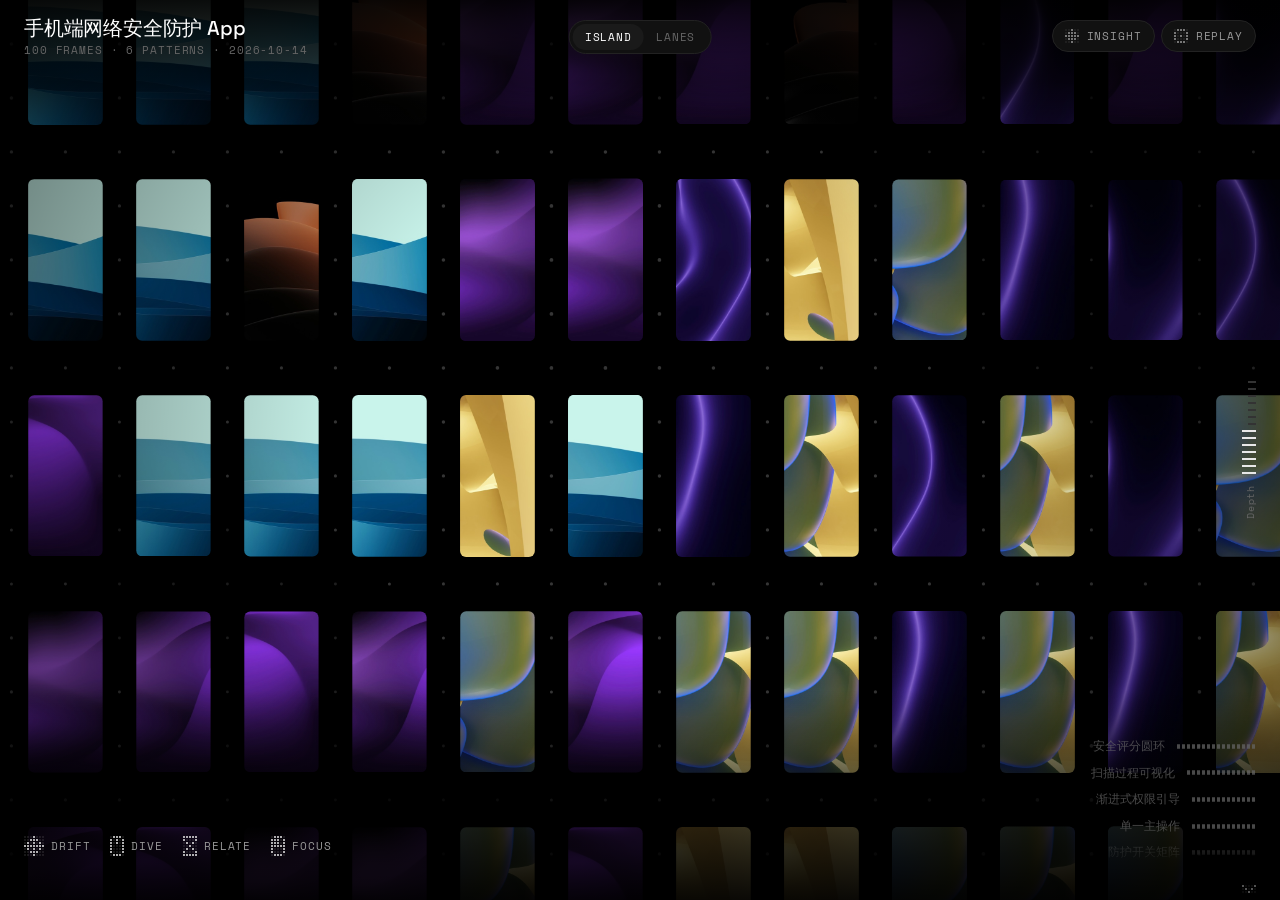
<file: mobbin-research/examples/research-web-demo/index.html>
<!doctype html>
<html lang="zh-CN">
<head>
<meta charset="utf-8">
<meta name="viewport" content="width=device-width, initial-scale=1">
<meta name="theme-color" content="#000000">
<title>Research Sea</title>
<link rel="preconnect" href="https://fonts.googleapis.com">
<link rel="preconnect" href="https://fonts.gstatic.com" crossorigin>
<link href="https://fonts.googleapis.com/css2?family=Doto:wght@400;700&family=Space+Grotesk:wght@400;500&family=Space+Mono:wght@400;700&display=swap" rel="stylesheet">
<link rel="stylesheet" href="viewer/viewer.css?v=9752a26c">
</head>
<body>
<canvas id="sea"></canvas>
<div id="marquee"></div>

<div id="boot" aria-live="polite"></div>
<header id="masthead" class="chrome">
  <h1 class="title"></h1>
  <div class="meta dim" id="mast-sub"></div>
  <div class="meta" id="mast-now"></div>
</header>
<nav id="tools" class="chrome">
  <button class="tool" id="t-insight" aria-pressed="false" title="洞察（I）"><span class="glyph" data-g="insight"></span>Insight</button>
  <button class="tool" id="t-replay" title="重播入场"><span class="glyph" data-g="replay"></span>Replay</button>
</nav>
<div id="hud" class="chrome">
  <div class="meta" id="hud-meta"></div>
  <div class="line" id="hud-line"></div>
</div>
<div id="index-box" class="chrome"><div id="index" class="clip"></div><button id="index-more" aria-label="向下滚动模式列表"></button></div>
<div id="gauge" class="chrome shift" aria-hidden="true"></div>
<div id="filterbar" class="chrome" role="status"><span id="filter-title"></span><button id="filter-close" aria-label="退出筛选"></button></div>
<div id="switch" class="chrome" role="group" aria-label="视图对比">
  <div class="seg" data-key="layout"><button data-v="island">Island</button><button data-v="lanes">Lanes</button></div>
</div>

<img id="focus-img" alt="" draggable="false">
<div id="focus-nav"><button id="nav-prev" aria-label="上一张（←）"></button><button id="nav-next" aria-label="下一张（→）"></button></div>
<aside id="panel"><div id="panel-body"></div></aside>
<div id="tip" role="tooltip"></div>

<!-- 调研数据由 scripts/build_web.py 生成；查看器各层按依赖顺序加载，见仓库根目录 ARCHITECTURE.md -->
<script src="research.js?v=1b047668"></script>
<script src="viewer/util.js?v=9752a26c"></script>
<script src="viewer/config.js?v=9752a26c"></script>
<script src="viewer/glyph.js?v=9752a26c"></script>
<script src="viewer/domain.js?v=9752a26c"></script>
<script src="viewer/layout.js?v=9752a26c"></script>
<script src="viewer/camera.js?v=9752a26c"></script>
<script src="viewer/stage.js?v=9752a26c"></script>
<script src="viewer/render.js?v=9752a26c"></script>
<script src="viewer/cards.js?v=9752a26c"></script>
<script src="viewer/interaction.js?v=9752a26c"></script>
<script src="viewer/ui.js?v=9752a26c"></script>
<script src="viewer/boot.js?v=9752a26c"></script>
<script src="viewer/live.js?v=9752a26c"></script>
<script src="viewer/main.js?v=9752a26c"></script>
</body>
</html>
</file>
<file: mobbin-research/examples/research-web-demo/viewer/viewer.css>
:root {
  --black: #000; --surface: #111; --surface-raised: #1a1a1a;
  --border: #222; --border-visible: #333;
  --text-disabled: #666; --text-secondary: #999; --text-primary: #e8e8e8; --text-display: #fff;
  --accent-red: #d71921; --utility-orange: #f26522;
  --font-human: "Space Grotesk", "PingFang SC", system-ui, sans-serif;
  --font-machine: "Space Mono", "PingFang SC", ui-monospace, monospace;
  --font-dot: "Doto", "Space Mono", monospace;
  --ease: cubic-bezier(.4, 0, .2, 1);
  --ease-back: cubic-bezier(.34, 1.56, .64, 1);
  --ease-drawer: cubic-bezier(.32, .72, 0, 1);
  --s-1: 4px; --s-2: 8px; --s-3: 12px; --s-4: 16px; --s-5: 20px; --s-6: 24px;
  --r-card: 16px; --r-thumb: 8px;
  --panel-w: 400px;
}
* { box-sizing: border-box; margin: 0; padding: 0; }
html, body { height: 100%; overflow: hidden; background: var(--black); color: var(--text-primary); font: 400 14px/1.55 var(--font-human); -webkit-font-smoothing: antialiased; }
button { font: inherit; color: inherit; background: none; border: 0; cursor: pointer; }
img { display: block; }

#sea { position: fixed; inset: 0; width: 100%; height: 100%; cursor: grab; touch-action: none; }
/* 光标：空白海面可拖（抓手），图和线索光点上是普通箭头，Shift 框选是十字；由 interaction.js 写 data-cursor */
#sea.panning { cursor: grabbing; }
#sea[data-cursor="look"] { cursor: default; }
#sea[data-cursor="box"], #sea.boxing { cursor: crosshair; }

.meta { font: 400 11px/1.5 var(--font-machine); letter-spacing: .08em; text-transform: uppercase; color: var(--text-secondary); }
.dim { color: var(--text-disabled); }
.title { font: 500 20px/1.2 var(--font-human); letter-spacing: -.01em; color: var(--text-display); }

/* 点阵字形：图标由 5×5 点构成 */
.glyph { display: inline-grid; grid-auto-rows: 2px; gap: 1px; flex: none; }
.glyph i { border-radius: 50%; background: currentColor; opacity: .14; transition: opacity .14s var(--ease); }
.glyph i.on { opacity: 1; }

.chrome { position: fixed; z-index: 10; transition: transform .42s var(--ease-back), opacity .3s var(--ease); }
body.panel-open .shift { transform: translateX(calc(-1 * var(--panel-w) - var(--s-4))); }
#masthead { left: var(--s-6); top: var(--s-4); pointer-events: none; max-width: min(480px, 32vw); }
#masthead .title, #masthead .meta { white-space: nowrap; overflow: hidden; text-overflow: ellipsis; }
#masthead .title + .meta { margin-top: 2px; }
/* Agent 此刻在做什么：只在 Loop 进行中出现 */
#mast-now { margin-top: 12px; display: flex; align-items: center; gap: 8px; color: var(--text-secondary); white-space: nowrap; overflow: hidden; }
#mast-now:empty { display: none; }
#mast-now .gaze { flex: none; width: 5px; height: 5px; border-radius: 50%; background: var(--utility-orange); animation: pulse 1.6s var(--ease) infinite; }
#mast-now .say { overflow: hidden; text-overflow: ellipsis; text-transform: none; letter-spacing: 0; font-family: var(--font-human); font-size: 12px; color: var(--text-primary); }
#mast-now .more { flex: none; color: var(--utility-orange); }
#tools { right: var(--s-6); top: var(--s-5); display: flex; gap: 6px; transition: transform .56s var(--ease-drawer), opacity .3s var(--ease); }
.tool { height: 32px; padding: 0 12px; display: inline-flex; align-items: center; gap: 8px; border: 1px solid var(--border); border-radius: 999px; background: var(--surface); font: 400 11px/1 var(--font-machine); letter-spacing: .08em; text-transform: uppercase; color: var(--text-secondary); transition: border-color .2s ease-out, color .2s ease-out, transform .16s var(--ease); }
.tool:active { transform: scale(.96); }
.tool[aria-pressed="true"] { color: var(--text-display); border-color: var(--border-visible); }
@media (hover: hover) and (pointer: fine) { .tool:hover { color: var(--text-primary); border-color: var(--border-visible); } }

body.panel-open #masthead { opacity: 0; transform: translateY(-6px); }
body.focused #hud { opacity: 0; transform: translateY(6px); }
#hud { left: var(--s-6); bottom: var(--s-5); max-width: min(560px, 60vw); pointer-events: none; }
#hud .meta { display: flex; align-items: center; gap: 10px; white-space: nowrap; }
#hud .key { display: inline-flex; align-items: center; gap: 7px; margin-right: 10px; color: var(--text-secondary); }
#hud .key .glyph { color: var(--text-primary); }
#hud .line { margin-top: 4px; font: 400 14px/1.4 var(--font-human); color: var(--text-primary); min-height: 20px; white-space: nowrap; overflow: hidden; text-overflow: ellipsis; }
.segs { display: inline-flex; gap: 2px; }
.segs i { width: 6px; height: 10px; background: #242424; }
.segs i.on { background: var(--text-primary); }

#index-box { right: var(--s-6); bottom: var(--s-5); display: grid; justify-items: end; opacity: .72; transition: opacity .3s var(--ease), transform .42s var(--ease-back); }
#index-box:hover { opacity: 1; }
#index { --clip: 132px; display: grid; gap: 2px; justify-items: end; padding-right: 1px; }
.idx .name { max-width: 150px; overflow: hidden; text-overflow: ellipsis; white-space: nowrap; }
#index-more { height: 14px; padding-top: 6px; color: var(--text-secondary); opacity: 0; transition: opacity .2s ease-out, transform .2s var(--ease); pointer-events: none; }
#index-more.on { opacity: 1; pointer-events: auto; animation: nudge 1.8s var(--ease) infinite; }
#index-more:hover { color: var(--text-primary); }
@keyframes nudge { 0%, 100% { transform: translateY(0); } 50% { transform: translateY(2px); } }
body.panel-open #index-box { opacity: 0; pointer-events: none; transform: translateX(12px); }
.idx { display: grid; grid-template-columns: auto auto; align-items: center; justify-content: end; gap: 12px; padding: 3px 0; font-size: 12px; color: var(--text-disabled); transition: color .2s ease-out; }
.idx .segs i { width: 3px; height: 9px; transform: scaleY(.5); transition: transform .3s var(--ease-back), background-color .2s ease-out; }
.idx .segs i.on { background: var(--text-disabled); }
.idx:hover, .idx.is-on { color: var(--text-primary); }
.idx:hover .segs i, .idx.is-on .segs i { transform: none; }
.idx:hover .segs i.on, .idx.is-on .segs i.on { background: var(--text-primary); }

#gauge { right: var(--s-6); top: 50%; display: grid; gap: 5px; justify-items: end; transform: translateY(-50%); }
body.panel-open #gauge { transform: translate(calc(-1 * var(--panel-w) - var(--s-4)), -50%); }
#gauge i { width: 8px; height: 2px; background: var(--border-visible); transition: background-color .2s ease-out, width .3s var(--ease-back); }
#gauge i.on { background: var(--text-primary); width: 14px; }
#gauge span { margin-top: 6px; font: 400 10px/1 var(--font-machine); letter-spacing: .08em; color: var(--text-disabled); writing-mode: vertical-rl; transform: rotate(180deg); }
#switch { left: 50%; top: var(--s-5); transform: translateX(-50%); display: flex; gap: 8px; }
body.panel-open #switch { opacity: 0; pointer-events: none; }
/* 筛选：布局开关的位置换成筛选标题与 Close；面板打开时居中在剩余的画面里 */
#filterbar { left: 50%; top: var(--s-5); transform: translateX(-50%); display: none; align-items: center; gap: var(--s-3); height: 34px; padding: 0 3px 0 var(--s-4); border: 1px solid var(--border-visible); border-radius: 999px; background: var(--surface); }
body.filtered #filterbar { display: flex; }
body.filtered #switch { display: none; }
body.panel-open #filterbar { left: calc((100% - var(--panel-w) - var(--s-4)) / 2); }
#filter-title { max-width: 360px; overflow: hidden; text-overflow: ellipsis; white-space: nowrap; font: 400 11px/1 var(--font-machine); letter-spacing: .08em; text-transform: uppercase; color: var(--text-display); }
#filter-close { display: inline-grid; place-items: center; width: 26px; height: 26px; border-radius: 50%; background: var(--surface-raised); color: var(--text-secondary); transition: color .2s ease-out; }
#filter-close:hover { color: var(--text-primary); }
#hud .line .filter-note { display: -webkit-box; -webkit-line-clamp: 2; -webkit-box-orient: vertical; white-space: normal; font-size: 12px; line-height: 1.5; color: var(--text-disabled); }
/* 聚焦图片上的透明原图：只在右键时接住光标，让浏览器给出"拷贝图像 / 存储图像" */
#focus-img { position: fixed; z-index: 11; left: 0; top: 0; opacity: 0; pointer-events: none; object-fit: fill; }
#focus-img.grab { pointer-events: auto; }
/* 聚焦时的上一张 / 下一张：跟在聚焦图片正下方 */
#focus-nav { position: fixed; z-index: 12; left: 0; top: 0; display: flex; gap: var(--s-4); opacity: 0; pointer-events: none; transition: opacity .25s var(--ease); }
#focus-nav.on { opacity: 1; pointer-events: auto; }
#focus-nav button { display: grid; place-items: center; width: 40px; height: 40px; border: 1px solid var(--border-visible); border-radius: 50%; background: var(--surface); color: var(--text-primary); transition: color .2s ease-out, border-color .2s ease-out, opacity .2s ease-out, transform .16s var(--ease); }
#focus-nav button:hover { color: var(--text-display); border-color: var(--text-disabled); }
#focus-nav button:active { transform: scale(.94); }
#focus-nav button:disabled { opacity: .3; pointer-events: none; }
#focus-nav .glyph i:not(.on), #filter-close .glyph i:not(.on) { opacity: 0; }   /* 小按钮里只留箭头本身，暗点会糊成一团 */
/* 卡片标题右侧的图标按钮（如 Picks 的筛选） */
.icon-btn { display: inline-grid; place-items: center; width: 26px; height: 26px; margin: -6px -4px -6px 0; border: 1px solid var(--border); border-radius: 50%; color: var(--text-secondary); transition: color .2s ease-out, border-color .2s ease-out; }
.icon-btn:hover, .icon-btn[aria-pressed="true"] { color: var(--text-display); border-color: var(--border-visible); }
button.list-item.is-on .body-text { color: var(--text-display); }
button.list-item.is-on { box-shadow: inset 2px 0 0 var(--text-display); padding-left: var(--s-3); }
.seg { display: flex; padding: 3px; border: 1px solid var(--border); border-radius: 999px; background: var(--surface); }
.seg button { height: 26px; padding: 0 12px; border-radius: 999px; font: 400 11px/1 var(--font-machine); letter-spacing: .08em; text-transform: uppercase; color: var(--text-disabled); transition: color .2s ease-out, background-color .2s ease-out; }
.seg button:hover { color: var(--text-primary); }
.seg button[aria-pressed="true"] { color: var(--text-display); background: var(--surface-raised); }
#marquee { position: fixed; z-index: 5; display: none; pointer-events: none; border: 1px dashed rgb(232 232 232 / .5); background: rgb(255 255 255 / .03); }

/* 面板：一列 bento 卡片 */
#panel { position: fixed; z-index: 20; top: var(--s-4); right: var(--s-4); bottom: var(--s-4); width: var(--panel-w); overflow-y: auto; overscroll-behavior: contain; scrollbar-width: none; display: none; }
#panel::-webkit-scrollbar { display: none; }
#panel-body { display: grid; gap: 10px; padding-bottom: var(--s-4); }
.card { position: relative; overflow: hidden; background: var(--surface); border: 1px solid var(--border); border-radius: var(--r-card); padding: var(--s-5); transition: border-color .2s ease-out; }
.card:hover { border-color: var(--border-visible); }
.card > .meta:first-of-type, .card > .row:first-of-type { margin-bottom: var(--s-3); }
.shine { position: absolute; top: -30%; bottom: -30%; left: -140px; width: 110px; pointer-events: none; z-index: 2; opacity: 0; transform: skewX(-14deg); background: linear-gradient(100deg, transparent, rgb(255 255 255 / .04) 35%, rgb(255 255 255 / .10) 50%, rgb(255 255 255 / .04) 65%, transparent); }
.shine.play { animation: shimmer 1.05s var(--ease) forwards; }
@keyframes shimmer { 0% { left: -140px; opacity: 1; } 100% { left: 110%; opacity: 0; } }
.row { display: flex; justify-content: space-between; align-items: baseline; gap: var(--s-3); }
.led { display: inline-block; width: 7px; height: 7px; border-radius: 50%; background: var(--accent-red); animation: pulse 1.6s var(--ease) infinite; margin-right: 8px; }
@keyframes pulse { 0%, 100% { opacity: 1; } 50% { opacity: .18; } }
#panel-close { display: inline-flex; align-items: center; gap: 6px; color: var(--text-disabled); transition: color .2s ease-out; }
#panel-close:hover { color: var(--text-primary); }

.body-text { font: 400 15px/1.6 var(--font-human); color: var(--text-primary); }
.sub-text { font-size: 13px; color: var(--text-secondary); }
.stats { display: grid; grid-template-columns: 1fr 1fr; gap: 10px; }
.stats .card { padding: var(--s-4) var(--s-5); }
.dot-num { font: 400 52px/1 var(--font-dot); color: var(--text-display); font-variant-numeric: tabular-nums; margin-top: 10px; }
.big-segs { display: flex; gap: 3px; height: 14px; margin-top: 4px; }
.ttl { display: inline-flex; align-items: center; gap: 8px; }
.rel-n { font: 400 22px/1 var(--font-dot); color: var(--text-display); letter-spacing: 0; }
/* 说明图标：细描边圆里一个机器字体的 i */
.info { display: inline-grid; place-items: center; width: 14px; height: 14px; margin: -2px 0; border: 1px solid var(--border-visible); border-radius: 50%; font: 700 9px/1 var(--font-machine); letter-spacing: 0; text-transform: none; color: var(--text-disabled); cursor: help; transition: color .16s ease-out, border-color .16s ease-out; }
.info:hover, .info:focus-visible { color: var(--text-display); border-color: var(--text-secondary); outline: none; }
#tip { position: fixed; z-index: 40; max-width: 260px; padding: 10px 12px; border: 1px solid var(--border-visible); border-radius: 10px; background: var(--surface-raised); color: var(--text-primary); font: 400 12.5px/1.6 var(--font-human); pointer-events: none; opacity: 0; transform: translateY(-4px); transition: opacity .14s var(--ease), transform .2s var(--ease); }
#tip.on { opacity: 1; transform: none; }
#tip .tip-lead { color: var(--text-display); font-weight: 500; }
#tip dl { display: grid; grid-template-columns: auto 1fr; gap: 3px 10px; margin-top: 8px; }
#tip dt { font: 700 9.5px/1.9 var(--font-machine); letter-spacing: .1em; color: var(--text-secondary); }
#tip dd { margin: 0; color: var(--text-primary); }
#tip ul { margin-top: 6px; padding-left: 14px; }
#tip li { color: var(--text-primary); }
#tip li::marker { color: var(--text-disabled); }
#tip li + li { margin-top: 2px; }
#tip .tip-foot { margin-top: 8px; padding-top: 8px; border-top: 1px solid var(--border-visible); color: var(--text-secondary); }
.big-segs i { flex: 1; background: #242424; transform: scale(.3); opacity: 0; animation: seg-in .3s var(--ease-back) forwards; }
.big-segs i:nth-child(2) { animation-delay: 40ms; } .big-segs i:nth-child(3) { animation-delay: 80ms; } .big-segs i:nth-child(4) { animation-delay: 120ms; }
.big-segs i.on { background: var(--text-primary); }
@keyframes seg-in { to { transform: scale(1); opacity: 1; } }
.chips { display: flex; flex-wrap: wrap; gap: 6px; margin-top: var(--s-3); }
.chip { height: 26px; padding: 0 10px; border: 1px solid var(--border-visible); border-radius: 999px; font-size: 12px; color: var(--text-secondary); transition: color .2s ease-out, border-color .2s ease-out, transform .16s var(--ease); }
.chip:hover { color: var(--text-primary); border-color: var(--text-disabled); }
.chip:active { transform: scale(.96); }
.note { margin-top: var(--s-4); padding-top: var(--s-4); border-top: 1px solid var(--border); }
.note p, .note .rich { margin-top: 6px; font-size: 13px; color: var(--text-secondary); }
.rich { list-style: none; display: grid; gap: 4px; }
.rich li { position: relative; padding-left: 14px; }
.rich li::before { content: ""; position: absolute; left: 2px; top: .7em; width: 3px; height: 3px; border-radius: 50%; background: var(--text-disabled); }
.rich b { font-weight: 500; color: var(--text-primary); margin-right: 6px; }
.trail { list-style: none; display: grid; gap: 2px; }
.trail li { display: grid; grid-template-columns: 24px 26px 1fr; gap: 10px; align-items: center; padding: 6px 0; cursor: pointer; }
.trail li .n { font: 400 11px/1 var(--font-machine); color: var(--text-disabled); letter-spacing: .08em; }
.trail li img { width: 26px; height: 56px; object-fit: cover; border-radius: 4px; border: 1px solid var(--border-visible); }
.trail li b { display: block; font-weight: 500; font-size: 13px; color: var(--text-primary); }
.trail li span { display: block; font-size: 12px; color: var(--text-secondary); }
.trail li em { display: block; font-style: normal; font-size: 11px; color: var(--text-disabled); }
.trail li em .by { display: inline; margin-right: 6px; font: 400 10px/1 var(--font-machine); letter-spacing: .08em; text-transform: uppercase; color: var(--text-primary); }
.trail li.self b, .trail li.self .n { color: var(--text-display); }
@media (hover: hover) and (pointer: fine) { .trail li:hover b { text-decoration: underline; text-decoration-color: var(--text-disabled); text-underline-offset: 3px; } }
.thumbs { display: grid; grid-template-columns: repeat(4, 1fr); gap: 8px; }
.thumb { position: relative; display: block; aspect-ratio: 1179 / 2556; border-radius: var(--r-thumb); overflow: hidden; border: 1px solid var(--border); background: var(--surface-raised); transition: border-color .2s ease-out, transform .25s var(--ease-back); }
.thumb img { width: 100%; height: 100%; object-fit: cover; }
.thumb .tag { position: absolute; left: 0; right: 0; bottom: 0; padding: 14px 6px 5px; font: 700 9px/1 var(--font-machine); letter-spacing: .12em; color: var(--text-primary); background: linear-gradient(transparent, rgb(0 0 0 / .8)); text-align: left; }
.thumb:hover { border-color: var(--text-disabled); transform: translateY(-2px); }
.thumb:active { transform: scale(.97); }
.echo { margin-top: var(--s-3); font-size: 13px; color: var(--text-secondary); }
.echo b { font: 700 9px/1 var(--font-machine); letter-spacing: .12em; color: var(--text-primary); margin-right: 8px; }
.list-item { display: block; width: 100%; text-align: left; padding: var(--s-3) 0; border-top: 1px solid var(--border); }
.card > .meta + .list-item, .card > .row + .list-item { border-top: 0; padding-top: 0; }
.list-item .meta { margin-top: 6px; }
@media (hover: hover) and (pointer: fine) { button.list-item:hover .body-text { color: var(--text-display); } }
.qs { list-style: none; counter-reset: q; display: grid; gap: 6px; margin-top: var(--s-3); }
.qs li { counter-increment: q; display: grid; grid-template-columns: 24px 1fr; font-size: 13px; color: var(--text-secondary); }
.qs li::before { content: counter(q, decimal-leading-zero); font: 400 11px/1.8 var(--font-machine); color: var(--text-disabled); }
.bars { display: grid; gap: 10px; }
.bar { display: grid; grid-template-columns: 1fr auto; gap: 6px 10px; font-size: 12px; color: var(--text-secondary); }
.bar .segs { grid-column: 1 / -1; display: flex; }
.bar .segs i { flex: 1; height: 8px; }
.bar em { font: 400 11px/1.5 var(--font-machine); font-style: normal; color: var(--text-disabled); }
.clip { max-height: var(--clip, 200px); overflow-y: auto; overscroll-behavior: contain; scrollbar-width: none; }
.clip::-webkit-scrollbar { display: none; }
.clip.fade-b { -webkit-mask-image: linear-gradient(to bottom, #000 calc(100% - 40px), transparent); mask-image: linear-gradient(to bottom, #000 calc(100% - 40px), transparent); }
.clip.fade-t { -webkit-mask-image: linear-gradient(to bottom, transparent, #000 32px); mask-image: linear-gradient(to bottom, transparent, #000 32px); }
.clip.fade-t.fade-b { -webkit-mask-image: linear-gradient(to bottom, transparent, #000 32px, #000 calc(100% - 40px), transparent); mask-image: linear-gradient(to bottom, transparent, #000 32px, #000 calc(100% - 40px), transparent); }
/* 卡片内滚动条：点阵滑块，和字形、分段条同一语言；只在滚动时出现 */
.sbar { position: absolute; right: 6px; width: 2px; pointer-events: none; opacity: 0; transition: opacity .4s var(--ease); }
.sbar.on { opacity: 1; transition-duration: .12s; }
.sbar i { display: block; width: 2px; border-radius: 1px; background: radial-gradient(circle, var(--text-secondary) .9px, transparent 1.1px) 0 0 / 2px 4px repeat-y; }
.card .title { display: -webkit-box; -webkit-line-clamp: 2; -webkit-box-orient: vertical; overflow: hidden; }
.source { display: flex; justify-content: space-between; align-items: center; text-decoration: none; color: var(--text-secondary); }
.source:hover { color: var(--text-primary); }
.source .meta { color: inherit; }

/* 任务书开场：终端式逐字打出，机器标签 + 人话 */
#boot { position: fixed; inset: 0; z-index: 15; display: none; place-items: center; padding: var(--s-6); pointer-events: none; }
#boot.on { display: grid; }
#boot .term { width: min(600px, 100%); font: 400 11px/1.5 var(--font-machine); letter-spacing: .08em; text-transform: uppercase; color: var(--text-secondary); }
#boot .sys { color: var(--text-disabled); }
#boot .boot-title { margin: var(--s-2) 0 var(--s-6); font: 500 28px/1.2 var(--font-human); letter-spacing: -.01em; text-transform: none; color: var(--text-display); }
#boot .boot-title span { display: inline-block; transform-origin: 0 0; }
#boot .kv { display: grid; grid-template-columns: 96px 1fr; gap: var(--s-3); padding: 5px 0; }
#boot .kv .v { font: 400 13px/1.6 var(--font-human); letter-spacing: 0; text-transform: none; color: var(--text-primary); }
#boot .wait { margin-top: var(--s-6); }
#boot .cursor { display: inline-block; width: 7px; height: 13px; margin-left: 3px; vertical-align: -2px; background: var(--text-display); animation: blink 1.06s steps(1) infinite; }
@keyframes blink { 50% { opacity: 0; } }
body.booting .chrome, body.booting #index-box { opacity: 0; pointer-events: none; }
/* 标题飞行途中，左上角的标题先不出现，落地时直接交接 */
body.landing #masthead .title { opacity: 0; transition: none; }

@media (prefers-reduced-motion: reduce) {
  .shine.play, .led, .big-segs i, #mast-now .gaze { animation: none; }
  .big-segs i { transform: none; opacity: 1; }
}
</file>
